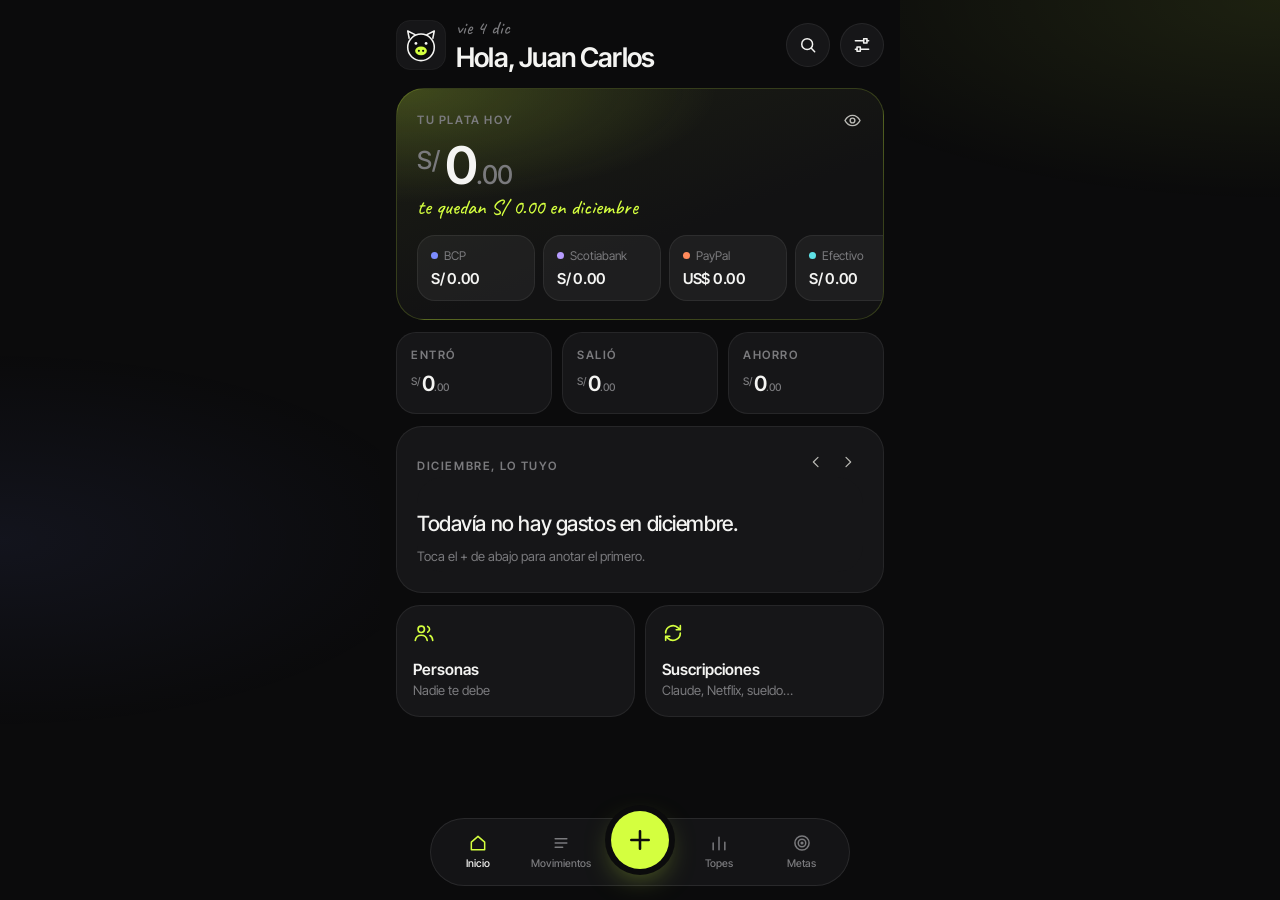
<file: index.html>
<!doctype html>
<html lang="es">
<head>
<meta charset="utf-8">
<meta name="viewport" content="width=device-width, initial-scale=1, viewport-fit=cover">
<title>Oink</title>
<meta name="theme-color" content="#0B0B0C">
<meta name="color-scheme" content="dark">
<meta name="apple-mobile-web-app-capable" content="yes">
<meta name="mobile-web-app-capable" content="yes">
<meta name="apple-mobile-web-app-title" content="Oink">
<meta name="apple-mobile-web-app-status-bar-style" content="black-translucent">
<meta name="format-detection" content="telephone=no">
<link rel="manifest" href="manifest.webmanifest">
<link rel="apple-touch-icon" href="iconos/icono-180.png?v=3">
<link rel="icon" type="image/png" href="iconos/icono-192.png?v=3">
<link rel="stylesheet" href="estilo.css">
</head>
<body>
<header id="cabecera"></header>
<main id="vista"></main>
<nav id="barra"></nav>
<div id="hoja" hidden></div>
<div id="aviso" hidden></div>
<input id="archivo" type="file" accept=".json,application/json" hidden>
<script src="logica.js"></script>
<script src="app.js"></script>
</body>
</html>
</file>
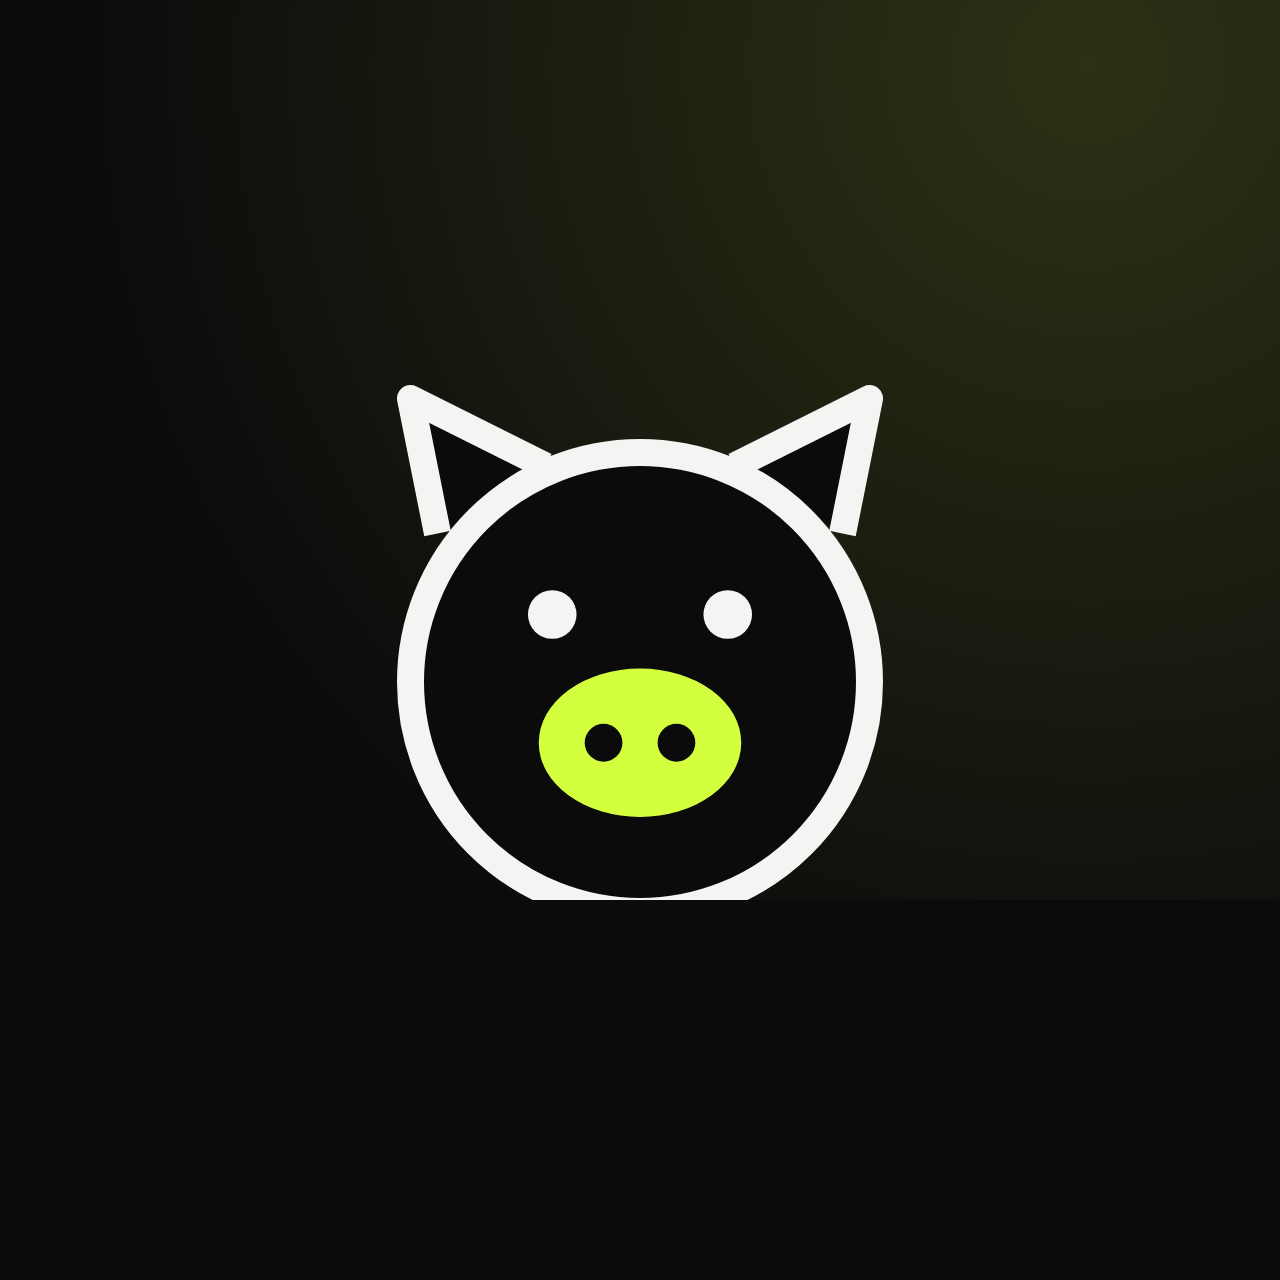
<file: iconos/icono.html>
<!doctype html>
<!-- Fuente del ícono: el chanchito negro de trazo claro con el hocico lima.
     Se saca a PNG con una captura de Edge sin ventana (ver LEEME.md). -->
<meta charset="utf-8">
<style>
html, body { margin: 0; height: 100%; overflow: hidden; background: #0B0B0C; }
svg { display: block; width: 100vw; height: 100vw; }
</style>
<svg viewBox="0 0 512 512" xmlns="http://www.w3.org/2000/svg">
  <defs>
    <radialGradient id="brillo" cx="85%" cy="5%" r="80%">
      <stop offset="0" stop-color="#D4FF3F" stop-opacity=".16"/>
      <stop offset="1" stop-color="#D4FF3F" stop-opacity="0"/>
    </radialGradient>
  </defs>
  <rect width="512" height="512" fill="#0B0B0C"/>
  <rect width="512" height="512" fill="url(#brillo)"/>
  <g transform="translate(256 262) scale(5.4) translate(-32 -33)" stroke-linejoin="round">
    <path d="M17 24 L15 14 L25 19" fill="#0B0B0C" stroke="#F4F4F2" stroke-width="2"/>
    <path d="M47 24 L49 14 L39 19" fill="#0B0B0C" stroke="#F4F4F2" stroke-width="2"/>
    <circle cx="32" cy="35" r="17" fill="#0B0B0C" stroke="#F4F4F2" stroke-width="2"/>
    <circle cx="25.5" cy="30" r="1.8" fill="#F4F4F2"/>
    <circle cx="38.5" cy="30" r="1.8" fill="#F4F4F2"/>
    <ellipse cx="32" cy="39.5" rx="7.5" ry="5.5" fill="#D4FF3F"/>
    <circle cx="29.3" cy="39.5" r="1.4" fill="#0B0B0C"/>
    <circle cx="34.7" cy="39.5" r="1.4" fill="#0B0B0C"/>
  </g>
</svg>
</file>
<file: estilo.css>
@font-face {
  font-family: "Inter Tight";
  font-style: normal;
  font-weight: 300 600;
  font-display: swap;
  src: url("fuentes/InterTight.woff2") format("woff2");
}
@font-face {
  font-family: "Caveat";
  font-weight: 500 700;
  font-display: swap;
  src: url("fuentes/Caveat.woff2") format("woff2");
}

/* Oink negro: fondo casi negro, tarjetas grafito con borde fino, un solo acento
   lima, verde y rojo solo para lo que entra y lo que pasa del tope. Una grotesca
   para todo y la letra a mano solo en frases cortas. */
:root {
  --fondo: #0B0B0C;
  --tarjeta: #161618;
  --tarjeta-2: #1E1E21;
  --tarjeta-3: #26262A;
  --linea: rgba(255, 255, 255, .07);
  --linea-2: rgba(255, 255, 255, .12);
  --texto: #F4F4F2;
  --suave: #B9B9B4;
  --gris: #7A7A7D;
  --lima: #D4FF3F;
  --lima-suave: rgba(212, 255, 63, .14);
  --verde: #4ADE80;
  --rojo: #FF5A4E;
  /* colores de las categorías, en orden */
  --c1: #D4FF3F; --c2: #7C8CFF; --c3: #B79CFF; --c4: #FF8A5B; --c5: #5EE1E6; --c6: #F4F4F2;
  --grot: "Inter Tight", "Helvetica Neue", Arial, sans-serif;
  --mano: "Caveat", "Bradley Hand", cursive;
  --margen: 16px;
  --radio: 26px;
  --abajo: env(safe-area-inset-bottom, 0px);
  color-scheme: dark;
}

* { box-sizing: border-box; -webkit-tap-highlight-color: transparent; }
html { background: var(--fondo); -webkit-text-size-adjust: 100%; }
body {
  margin: 0 auto; max-width: 520px; min-height: 100vh; min-height: 100dvh;
  background: var(--fondo); color: var(--texto);
  font: 15px/1.45 var(--grot);
  -webkit-font-smoothing: antialiased;
  overscroll-behavior-y: none;
}
/* un brillo lima arriba y uno azul al medio, muy suaves */
body::before {
  content: ''; position: fixed; inset: 0; z-index: -1; pointer-events: none;
  background:
    radial-gradient(60% 32% at 100% 0%, rgba(212, 255, 63, .09), transparent 70%),
    radial-gradient(50% 30% at 0% 60%, rgba(124, 140, 255, .07), transparent 70%);
}
body.con-hoja { overflow: hidden; }
button, input, select { font: inherit; color: inherit; }
button { cursor: pointer; background: none; border: 0; padding: 0; text-align: inherit; }
h1, h2, p { margin: 0; }
[hidden] { display: none !important; }
::selection { background: var(--lima); color: var(--fondo); }
a { color: inherit; }

.ico { width: 20px; height: 20px; flex: none; stroke: currentColor; fill: none;
  stroke-width: 1.8; stroke-linecap: round; stroke-linejoin: round; }

.eyebrow { display: block; font-size: 11.5px; font-weight: 600; letter-spacing: .14em; text-transform: uppercase; color: var(--gris); }
.eyebrow.gris { color: var(--gris); }
.meta { color: var(--gris); font-size: 13px; }
.mano { font-family: var(--mano); font-size: 21px; line-height: 1.1; color: var(--lima); }

/* ---------- cabecera ---------- */

#cabecera {
  display: flex; align-items: center; gap: 10px;
  padding: calc(env(safe-area-inset-top, 0px) + 18px) var(--margen) 12px;
}
#cabecera .titulo { flex: 1; min-width: 0; }
#cabecera .titulo .eyebrow { letter-spacing: .1em; }
#cabecera .fecha { font-family: var(--mano); font-size: 19px; line-height: 1; color: var(--gris); }
#cabecera h1 { font-size: 27px; font-weight: 600; letter-spacing: -.03em; line-height: 1.1; margin-top: 3px;
  white-space: nowrap; overflow: hidden; text-overflow: ellipsis; }
#cabecera .cuadro {
  width: 44px; height: 44px; border-radius: 50%; flex: none; display: grid; place-items: center;
  background: var(--tarjeta); border: 1px solid var(--linea); color: var(--texto);
}
#cabecera .cuadro:active { background: var(--tarjeta-3); }
.chanchito { display: block; flex: none; }

/* ---------- vista: todo va en tarjetas ---------- */

#vista { padding: 4px var(--margen) calc(var(--abajo) + 120px); }
#vista > * + * { margin-top: 12px; }
#vista > .encabezado { margin-top: 22px; }
#vista > .encabezado + * { margin-top: 8px; }

.celda, .lista, .vacio, .meta-celda, .caja {
  background: var(--tarjeta); border: 1px solid var(--linea); border-radius: var(--radio);
}
.celda, .caja { padding: 20px; }
.reticula { display: grid; gap: 10px; }
.reticula.tres { grid-template-columns: repeat(3, 1fr); }
.reticula.dos-col { grid-template-columns: 1fr 1fr; }
.reticula .celda { padding: 14px; border-radius: 20px; min-width: 0; }

.num { font-weight: 600; letter-spacing: -.04em; font-variant-numeric: tabular-nums; white-space: nowrap; }
.num i { font-style: normal; }
.num .sim { font-size: .48em; font-weight: 500; letter-spacing: 0; margin-right: .2em; vertical-align: .62em; color: var(--gris); }
.num .dec { font-size: .5em; font-weight: 500; letter-spacing: -.01em; color: var(--gris); }
.num .sig { margin-right: .08em; }
.num.grande { display: block; font-size: 52px; line-height: 1.05; margin: 8px 0 6px; }
.num.grande.largo { font-size: 42px; }
.num.medio { display: block; font-size: 21px; line-height: 1.1; margin: 8px 0 4px; }
.num.medio .sim { font-size: .5em; vertical-align: .55em; }
.negativo { color: var(--rojo); }
.negativo .dec, .negativo .sim { color: inherit; opacity: .75; }

.encabezado { display: flex; align-items: baseline; justify-content: space-between; gap: 12px; padding: 0 6px; }
.caja .encabezado, .celda .encabezado { padding: 0; }
.encabezado a, .enlace { color: var(--lima); text-decoration: none; font-size: 14px; font-weight: 600; letter-spacing: 0; text-transform: none; }
.encabezado .eyebrow.enlace { font-size: 14px; letter-spacing: 0; text-transform: none; }

.barra-av { display: block; height: 5px; border-radius: 9px; background: rgba(255, 255, 255, .07); margin-top: 10px; overflow: hidden; }
.barra-av i { display: block; height: 100%; border-radius: 9px; background: var(--lima); }
.barra-av.cuero i { background: var(--c2); }
.barra-av.rojo i { background: var(--rojo); }

/* ---------- filas ---------- */

.lista { padding: 4px 0; overflow: hidden; }
.fila {
  display: flex; align-items: center; gap: 12px; width: 100%;
  padding: 12px 18px; min-height: 60px; border-top: 1px solid var(--linea); color: inherit; text-decoration: none;
}
.lista > .fila:first-child { border-top: 0; }
button.fila:active, a.fila:active { background: var(--tarjeta-2); }
.fila .ic {
  width: 40px; height: 40px; border-radius: 14px; flex: none; display: grid; place-items: center;
  background: rgba(255, 255, 255, .06); color: var(--suave);
}
.fila .ic .ico { width: 19px; height: 19px; }
.fila .ic.lima { background: var(--lima-suave); color: var(--lima); }
.fila .ic.verde { background: rgba(74, 222, 128, .12); color: var(--verde); }
.fila .izq { flex: 1; min-width: 0; }
.fila .izq b { display: block; font-weight: 500; font-size: 15px; overflow: hidden; text-overflow: ellipsis; white-space: nowrap; }
.fila .izq .meta { display: block; overflow: hidden; text-overflow: ellipsis; white-space: nowrap; }
.fila .izq .meta.libre { white-space: normal; }
.fila .der { text-align: right; font-weight: 600; font-variant-numeric: tabular-nums; white-space: nowrap; font-size: 15px; }
.fila .der .meta { display: block; font-weight: 400; }
.fila .der.ingreso { color: var(--verde); }
.fila .der.neutro { color: var(--suave); }
.fila .meta.pendiente { color: var(--lima); }
.fila.total { border-top: 1px solid var(--linea-2); }
.fila.total b, .fila.total .der { font-weight: 600; }
.fila.bloque { display: block; }
.fila.bloque .arriba { display: flex; justify-content: space-between; align-items: baseline; gap: 12px; }
.fila.bloque .arriba b { font-weight: 500; }
.fila.bloque .arriba span { font-variant-numeric: tabular-nums; white-space: nowrap; }
.fila.bloque .pie { display: block; margin-top: 8px; }
.fila .flecha { color: var(--gris); }

.dia { display: flex; justify-content: space-between; align-items: baseline; padding: 0 6px; margin-top: 20px !important; }
.dia + .lista { margin-top: 8px !important; }
.dia .meta { font-variant-numeric: tabular-nums; }

.vacio { padding: 30px 22px 32px; }
.vacio p { font-size: 21px; font-weight: 500; line-height: 1.25; letter-spacing: -.02em; max-width: 17em; margin-top: 10px; }
.vacio .meta { display: block; margin-top: 10px; max-width: 26em; }

/* avisos arriba del Inicio: respaldo y suscripciones */
.franja, .alerta {
  display: flex; flex-wrap: wrap; align-items: center; gap: 12px;
  padding: 16px; border-radius: 24px; background: var(--tarjeta-2); border: 1px solid var(--linea);
}
.franja p { flex: 1; font-size: 14px; }
.alerta .logo {
  width: 42px; height: 42px; border-radius: 14px; flex: none; display: grid; place-items: center;
  background: var(--lima-suave); color: var(--lima); font-weight: 600; font-size: 17px;
}
.alerta .logo.ingreso { background: rgba(74, 222, 128, .12); color: var(--verde); }
.alerta .tx { flex: 1; min-width: 0; }
.alerta .tx b { display: block; font-weight: 600; }
.alerta .botones { display: flex; gap: 8px; width: 100%; }

/* ---------- chips, botones y segmentos ---------- */

.tira { display: flex; flex-wrap: wrap; gap: 8px; }
.filtros { display: flex; gap: 8px; overflow-x: auto; scrollbar-width: none; margin-left: calc(-1 * var(--margen)); margin-right: calc(-1 * var(--margen)); padding: 2px var(--margen); }
.filtros::-webkit-scrollbar { display: none; }
.filtros + .filtros { margin-top: 8px !important; }
.chip { position: relative; display: inline-flex; flex: none; }
.chip input { position: absolute; opacity: 0; inset: 0; }
.chip span, a.chip {
  display: inline-flex; align-items: center; gap: 6px; padding: 10px 16px; border-radius: 999px;
  background: var(--tarjeta); border: 1px solid var(--linea-2); color: var(--suave);
  font-size: 14px; white-space: nowrap; text-decoration: none;
}
.chip input:checked + span, a.chip.on { background: var(--lima); border-color: transparent; color: var(--fondo); font-weight: 600; }
.chip.medio span::before { content: ''; width: 7px; height: 7px; border-radius: 50%; background: var(--c3); }
.chip.medio input:checked + span::before { background: var(--fondo); }

.btn {
  display: inline-flex; align-items: center; justify-content: center; gap: 8px;
  min-height: 46px; padding: 0 20px; border-radius: 999px; white-space: nowrap;
  font-size: 14.5px; font-weight: 600; background: rgba(255, 255, 255, .08); color: var(--texto);
}
.btn.prim { background: var(--lima); color: var(--fondo); }
.btn.prim:active { filter: brightness(.9); }
.btn.sec:active { background: rgba(255, 255, 255, .14); }
.btn.peligro { background: rgba(255, 90, 78, .1); color: var(--rojo); }
.btn.texto { background: none; color: var(--suave); padding: 0 10px; }
.btn.ancho { width: 100%; min-height: 54px; }
.btn.chico { min-height: 40px; padding: 0 16px; font-size: 14px; }
.acciones { display: flex; flex-wrap: wrap; gap: 8px; margin-top: 16px; }

.seg { display: grid; grid-auto-flow: column; grid-auto-columns: 1fr; gap: 4px; padding: 4px; border-radius: 999px; background: var(--fondo); border: 1px solid var(--linea); }
.seg label { position: relative; display: block; }
.seg input { position: absolute; opacity: 0; inset: 0; }
.seg span { display: block; text-align: center; padding: 11px 6px; border-radius: 999px; font-size: 14px; color: var(--suave); white-space: nowrap; }
.seg input:checked + span { background: var(--tarjeta-3); color: var(--texto); font-weight: 600; }

/* ---------- barra inferior flotante ---------- */

#barra {
  position: fixed; z-index: 6; left: 50%; transform: translateX(-50%);
  bottom: calc(var(--abajo) + 14px); width: calc(100% - 32px); max-width: 420px; height: 68px;
  display: grid; grid-template-columns: 1fr 1fr 76px 1fr 1fr; align-items: center;
  background: rgba(22, 22, 24, .88); -webkit-backdrop-filter: blur(16px); backdrop-filter: blur(16px);
  border: 1px solid rgba(255, 255, 255, .09); border-radius: 999px; padding: 0 6px;
}
#barra a {
  display: grid; justify-items: center; gap: 3px; text-decoration: none; color: var(--gris);
  font-size: 10.5px; font-weight: 500;
}
#barra a.on { color: var(--texto); }
#barra a.on .ico { color: var(--lima); }
#barra button {
  justify-self: center; width: 58px; height: 58px; border-radius: 50%; margin-top: -24px;
  display: grid; place-items: center; background: var(--lima); color: var(--fondo);
  box-shadow: 0 0 0 6px var(--fondo), 0 10px 30px -6px rgba(212, 255, 63, .5);
}
#barra button:active { filter: brightness(.9); }
#barra button .ico { width: 26px; height: 26px; stroke-width: 2.4; }

/* ---------- hoja (formularios a pantalla completa) ---------- */

#hoja {
  position: fixed; inset: 0; z-index: 10; overflow-y: auto; -webkit-overflow-scrolling: touch;
  max-width: 520px; margin: 0 auto; background: var(--fondo);
}
#hoja .tope {
  position: sticky; top: 0; z-index: 2; display: flex; align-items: center; gap: 12px;
  padding: calc(env(safe-area-inset-top, 0px) + 14px) var(--margen) 12px;
  background: rgba(11, 11, 12, .9); -webkit-backdrop-filter: blur(14px); backdrop-filter: blur(14px);
}
#hoja .tope h2 { flex: 1; font-size: 22px; font-weight: 600; letter-spacing: -.03em; }
#hoja .tope button { width: 42px; height: 42px; border-radius: 50%; display: grid; place-items: center; background: var(--tarjeta); border: 1px solid var(--linea); }
#hoja form, #hoja .cuerpo { padding: 4px var(--margen) calc(var(--abajo) + 40px); }
#hoja .cuerpo > * + * { margin-top: 12px; }
#hoja .cuerpo > .encabezado { margin-top: 22px; }
#hoja .cuerpo > .encabezado + * { margin-top: 8px; }
.campo { display: block; padding: 16px 4px 18px; border-bottom: 1px solid var(--linea); }
.campo > .eyebrow { margin-bottom: 12px; }
.campo input[type=text], .campo input[type=date], .campo input[type=search] {
  display: block; width: 100%; min-height: 30px; padding: 0; border: 0; outline: 0; background: transparent;
  font-size: 18px; color: var(--texto); -webkit-appearance: none; appearance: none; color-scheme: dark;
}
.campo input::placeholder { color: #4A4A4E; }
.campo.monto { display: flex; align-items: baseline; gap: 10px; flex-wrap: wrap; padding-top: 20px; }
.campo.monto > .eyebrow { width: 100%; margin-bottom: 2px; }
.campo.monto .sim { font-size: 20px; font-weight: 500; color: var(--gris); transform: translateY(-18px); }
.campo.monto input { flex: 1; width: auto; min-width: 0; font-size: 56px; font-weight: 600; letter-spacing: -.04em; line-height: 1.1; }
.campo .ayuda { display: block; margin-top: 10px; }
.dos { display: grid; grid-template-columns: 1fr 1fr; gap: 14px; border-bottom: 1px solid var(--linea); }
.dos .campo { border-bottom: 0; min-width: 0; }
.error { margin: 16px 0 0; padding: 12px 16px; border-radius: 16px; background: rgba(255, 90, 78, .1); color: var(--rojo); font-size: 14px; }
.pie-hoja { padding-top: 22px; display: grid; gap: 10px; }
.nota-hoja { padding: 14px 4px 0; }

/* ---------- metas ---------- */

.meta-celda { padding: 20px; }
.meta-celda h2 { font-size: 22px; font-weight: 600; letter-spacing: -.03em; margin-top: 6px; }
.meta-celda .linea-num { display: flex; align-items: baseline; justify-content: space-between; gap: 12px; margin-top: 14px; }
.meta-celda .pct { font-size: 52px; font-weight: 600; letter-spacing: -.05em; line-height: 1; color: var(--lima); }
.meta-celda .pct small { font-size: .38em; font-weight: 500; margin-left: .1em; vertical-align: 1.1em; color: var(--gris); }
.meta-celda .de { text-align: right; font-variant-numeric: tabular-nums; }
.meta-celda .de b { display: block; font-weight: 600; font-size: 16px; }
.meta-celda .barra-av { margin: 14px 0 12px; }

/* ---------- aviso ---------- */

#aviso {
  position: fixed; left: 50%; transform: translateX(-50%); z-index: 20;
  bottom: calc(var(--abajo) + 100px); max-width: calc(100% - 40px);
  padding: 12px 18px; border-radius: 999px; background: var(--texto); color: var(--fondo); font-size: 14px; font-weight: 500;
}
#aviso.fallo { background: var(--rojo); color: #fff; border-radius: 18px; bottom: auto; top: calc(env(safe-area-inset-top, 0px) + 12px); white-space: pre-wrap; }

/* reparto de un gasto: un campo chico por persona */
.campo.parte { padding-top: 14px; padding-bottom: 14px; }
.campo.parte > .eyebrow { margin-bottom: 0; }
.campo.parte .sim { font-size: 15px; transform: none; }
.campo.parte input { font-size: 26px; }
/* personas: lo que me deben en verde, lo que debo en rojo */
.por-cobrar { color: var(--verde); }
.meta-grande { display: block; margin-top: 8px; font-size: 17px; font-weight: 600; font-variant-numeric: tabular-nums; }
.saldo-persona { margin: 10px 0 4px; font-size: 28px; font-weight: 600; letter-spacing: -.03em; }
.saldo-persona .der { text-align: left; font-size: inherit; display: block; }

/* ---------- Inicio ---------- */

/* tu plata hoy: la tarjeta con el brillo lima */
.saldo {
  position: relative; overflow: hidden; border-radius: 28px; padding: 20px 20px 18px;
  border: 1px solid rgba(212, 255, 63, .18);
  background: radial-gradient(120% 90% at 0% 0%, rgba(212, 255, 63, .2), transparent 55%), linear-gradient(160deg, #1C1E14, #121213 60%);
}
.saldo .arriba { display: flex; justify-content: space-between; align-items: center; }
.saldo .ojo { width: 38px; height: 38px; margin: -8px -8px -8px 0; border-radius: 50%; display: grid; place-items: center; color: var(--suave); }
.saldo .ojo:active { background: rgba(255, 255, 255, .08); }
.saldo .ojo .ico { width: 19px; height: 19px; }
.saldo .num.grande { margin: 8px 0 2px; }
.oculto { letter-spacing: .08em; color: var(--suave); }
.saldo .cuentas { display: flex; gap: 8px; overflow-x: auto; scrollbar-width: none; margin: 16px -20px 0; padding: 0 20px; }
.saldo .cuentas::-webkit-scrollbar { display: none; }
.cuenta { flex: none; min-width: 118px; text-align: left; background: rgba(255, 255, 255, .05); border: 1px solid var(--linea); border-radius: 18px; padding: 11px 13px; }
.cuenta:active { background: rgba(255, 255, 255, .1); }
.cuenta span { font-size: 12px; color: var(--gris); display: flex; align-items: center; gap: 6px; }
.cuenta span i { width: 7px; height: 7px; border-radius: 50%; display: inline-block; }
.cuenta b { display: block; font-size: 15px; font-weight: 600; margin-top: 3px; letter-spacing: -.02em; font-variant-numeric: tabular-nums; }

.mesnav { display: flex; align-items: center; gap: 2px; }
.mesnav button { width: 30px; height: 30px; border-radius: 50%; display: grid; place-items: center; color: var(--suave); }
.mesnav button:active { background: rgba(255, 255, 255, .08); }
.mesnav .ico { width: 16px; height: 16px; }

.anillo-caja { position: relative; width: 220px; height: 220px; margin: 14px auto 4px; }
.anillo-caja svg { width: 100%; height: 100%; transform: rotate(-90deg); }
.anillo-caja .pista { fill: none; stroke: rgba(255, 255, 255, .06); stroke-width: 16; }
.anillo-caja .arco { fill: none; stroke-width: 16; stroke-linecap: round; }
.anillo-caja .centro { position: absolute; inset: 0; display: grid; place-content: center; text-align: center; }
.anillo-caja .centro .num { font-size: 34px; }
.frase { text-align: center; margin-top: 4px; }
.cats { display: grid; grid-template-columns: 1fr 1fr; gap: 8px; margin-top: 14px; }
.cat { background: rgba(255, 255, 255, .04); border: 1px solid var(--linea); border-radius: 18px; padding: 12px; min-width: 0; text-align: left; }
.cat .arriba { display: flex; justify-content: space-between; gap: 6px; font-size: 13.5px; }
.cat .arriba span { overflow: hidden; text-overflow: ellipsis; white-space: nowrap; }
.cat .arriba em { font-style: normal; color: var(--gris); font-size: 12.5px; }
.cat .arriba em.negativo { color: var(--rojo); }
.cat .barra-av { height: 5px; margin-top: 9px; }

.flujo { display: grid; grid-template-columns: 1fr 1fr; gap: 16px; margin-top: 12px; }
.flujo .num { font-size: 22px; display: block; margin-top: 2px; }
.rayas { display: flex; gap: 2px; height: 34px; align-items: flex-end; margin-top: 10px; }
.rayas i { flex: 1; border-radius: 2px; min-height: 3px; }

.accesos { display: grid; grid-template-columns: 1fr 1fr; gap: 10px; }
.acceso {
  background: var(--tarjeta); border: 1px solid var(--linea); border-radius: 24px; padding: 16px; min-height: 112px;
  display: flex; flex-direction: column; justify-content: space-between; gap: 14px; text-decoration: none; color: inherit;
}
.acceso:active { background: var(--tarjeta-2); }
.acceso .ico { color: var(--lima); width: 22px; height: 22px; }
.acceso b { font-weight: 600; font-size: 15.5px; display: block; }
.acceso .meta { display: block; }

/* buscador */
.buscador { display: flex; align-items: center; gap: 10px; padding: 0 16px; height: 52px; border-radius: 999px; background: var(--tarjeta); border: 1px solid var(--linea-2); }
.buscador .ico { color: var(--gris); }
.buscador input { flex: 1; min-width: 0; border: 0; outline: 0; background: transparent; font-size: 16px; color: var(--texto); -webkit-appearance: none; appearance: none; }
.buscador input::placeholder { color: var(--gris); }
#resultados > * + * { margin-top: 12px; }
</file>
